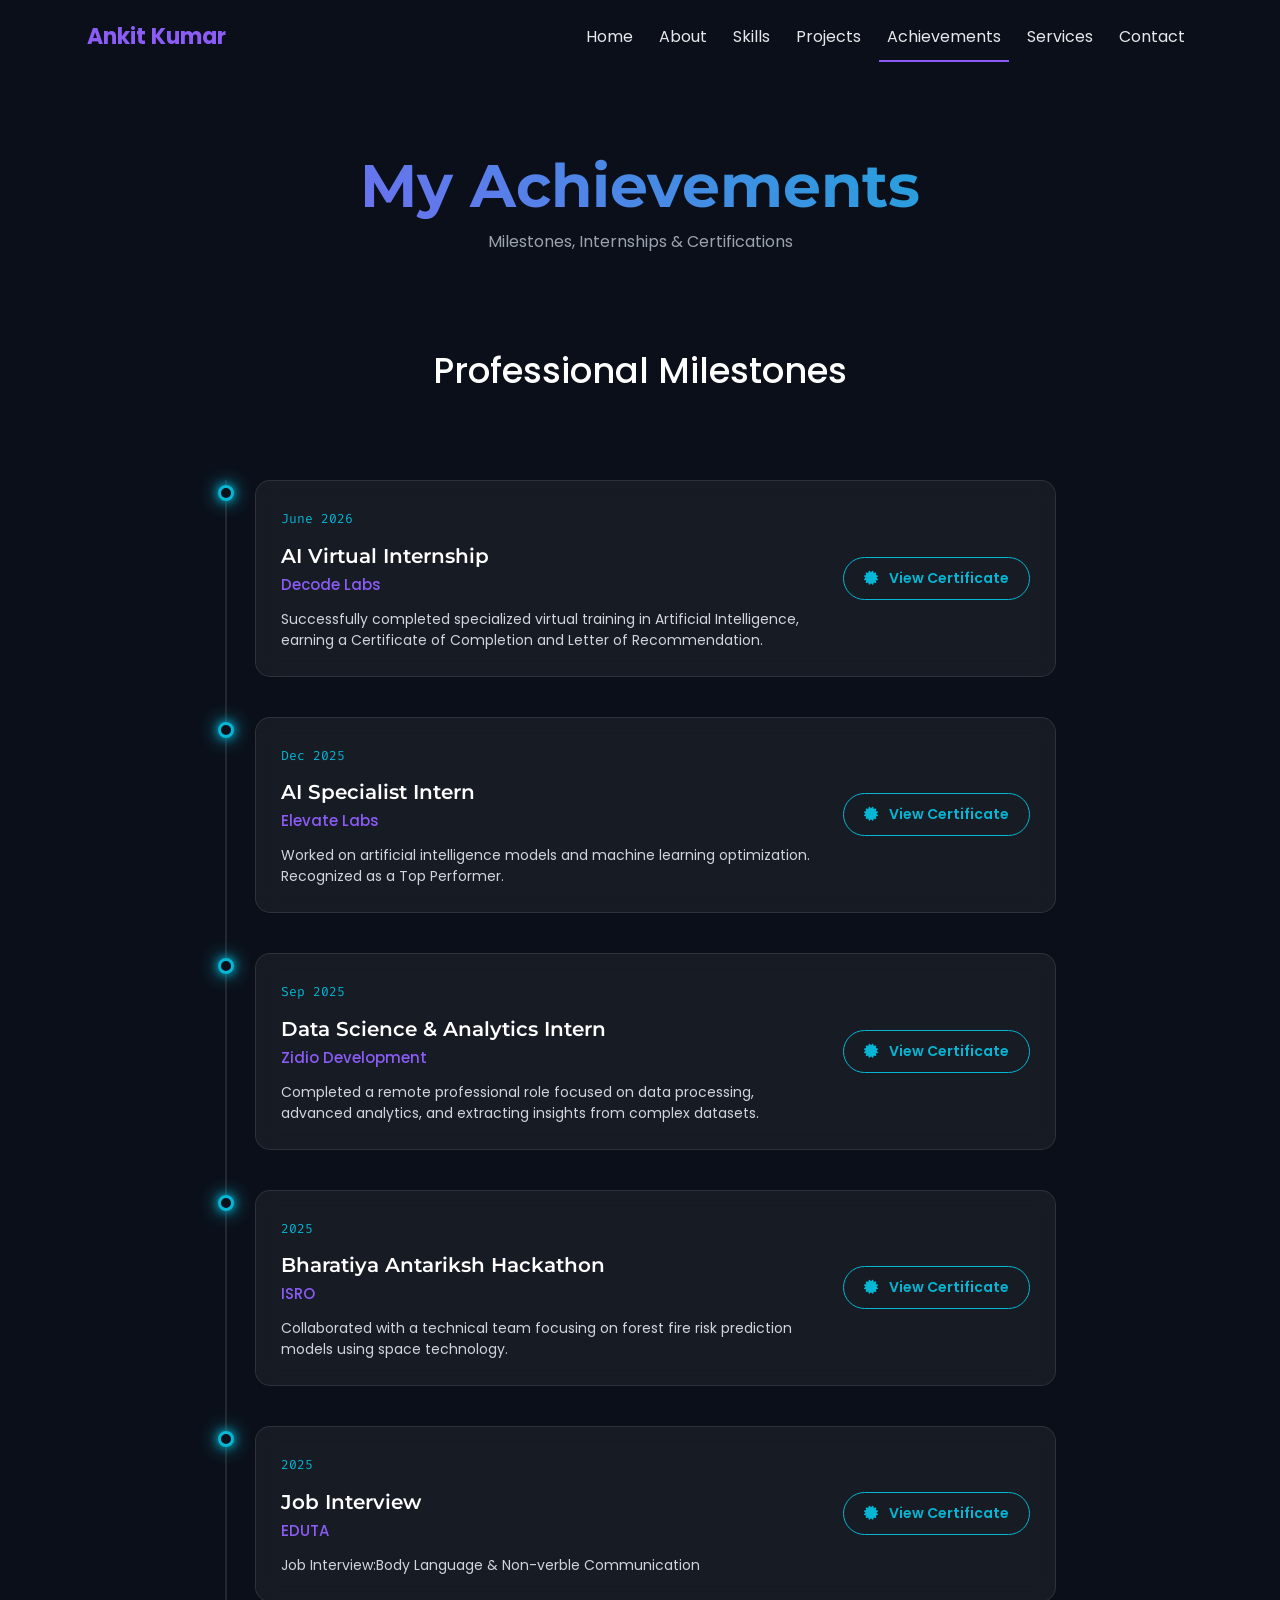
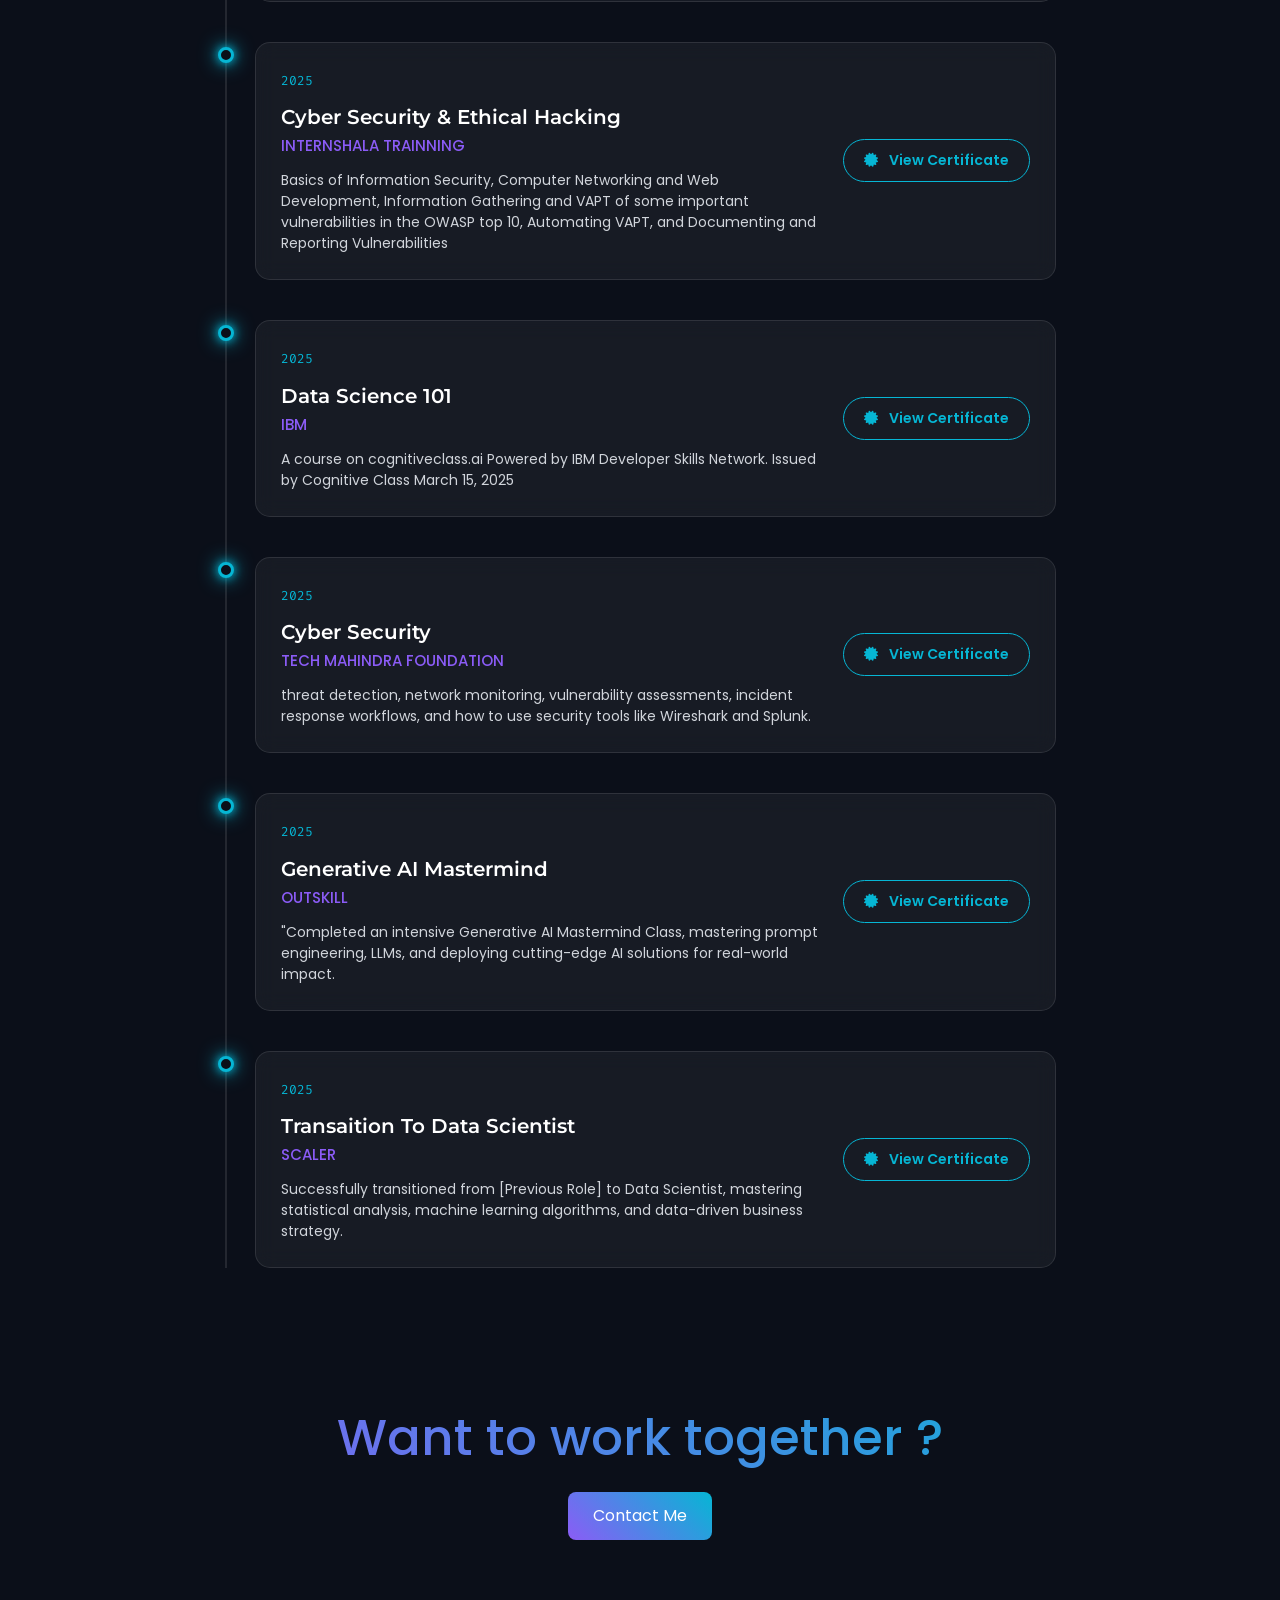
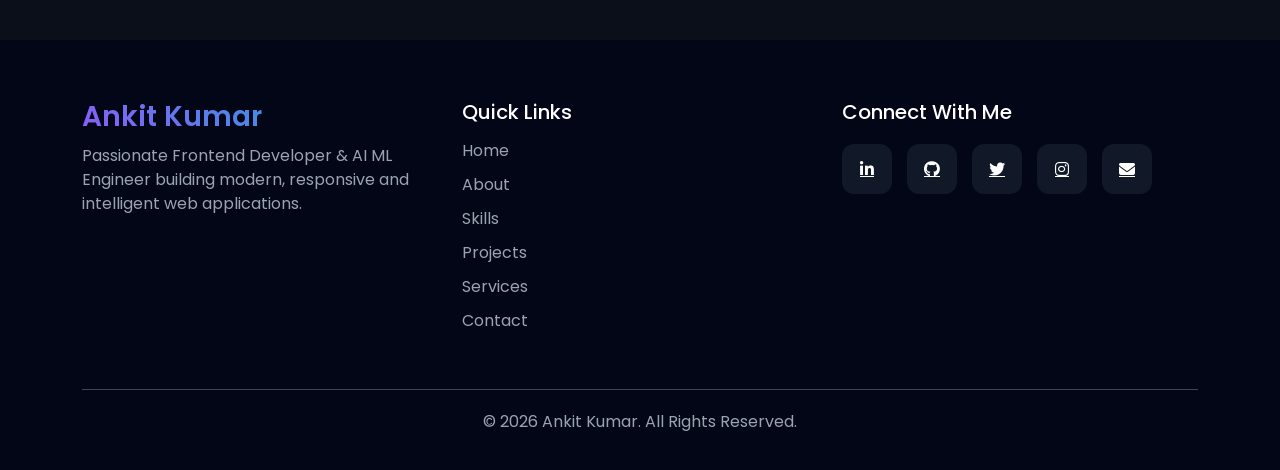
<file: achieve.html>
<!DOCTYPE html>
<html lang="en">

<head>
    <meta charset="UTF-8">
    <meta name="viewport" content="width=device-width, initial-scale=1.0">
    <title>Achievements - Ankit Kumar</title>
    <!-- Bootstrap & Fontawesome -->
    <link href="https://cdn.jsdelivr.net/npm/bootstrap@5.3.0/dist/css/bootstrap.min.css" rel="stylesheet">
    <link rel="stylesheet" href="https://cdnjs.cloudflare.com/ajax/libs/font-awesome/6.5.0/css/all.min.css">
    <!-- CSS -->
    <link rel="stylesheet" href="css/style_achieve.css">
</head>

<body>


    <nav class="navbar navbar-expand-lg navbar-dark fixed-top">
        <div class="container">

            <a class="navbar-brand fw-bold glow-text" href="index.html">Ankit Kumar</a>

            <button class="navbar-toggler" type="button" data-bs-toggle="collapse" data-bs-target="#navbarNav">
                <span class="navbar-toggler-icon"></span>
            </button>

            <div class="collapse navbar-collapse justify-content-end" id="navbarNav">

                <ul class="navbar-nav">

                    <li class="nav-item">
                        <a class="nav-link glow-text " href="index.html">Home</a>
                    </li>

                    <li class="nav-item">
                        <a class="nav-link glow-text" href="about.html">About</a>
                    </li>

                    <li class="nav-item">
                        <a class="nav-link glow-text" href="skills.html">Skills</a>
                    </li>

                    <li class="nav-item">
                        <a class="nav-link glow-text" href="projects.html">Projects</a>
                    </li>

                    <li class="nav-item">
                        <a class="nav-link glow-text active" href="achieve.html">Achievements</a>
                    </li>

                    <li class="nav-item">
                        <a class="nav-link glow-text" href="services.html">Services</a>
                    </li>

                    <li class="nav-item">
                        <a class="nav-link glow-text" href="contact.html">Contact</a>
                    </li>

                </ul>

            </div>

        </div>
    </nav>

    <!-- Hero Section -->
    <section class="achievements-hero">
        <div class="container text-center">
            <h1 class="achievements-title glow-text">My Achievements</h1>
            <p class="achievements-subtitle">Milestones, Internships & Certifications</p>
        </div>
    </section>

    <!-- Timeline Section (Internships & Hackathons) -->
    <section class="achievements-page" id="timeline-section">
        <div class="container">
            <h2 class="text-center mb-5 glow-text" style="font-size: 35px; color: white;">Professional Milestones</h2>
            <div class="row justify-content-center">
                <div class="col-lg-9"> <!-- Column size thoda badha diya taaki right side button ke liye space mile -->
                    <div class="cyber-timeline">

                        <!-- Timeline Item 1 -->
                        <div class="timeline-item">
                            <div class="timeline-dot"></div>
                            <div class="timeline-content d-flex justify-content-between align-items-center flex-wrap">
                                <div class="timeline-text pe-md-4" style="flex: 1; min-width: 250px;">
                                    <span class="timeline-date">June 2026</span>
                                    <h4>AI Virtual Internship</h4>
                                    <h5>Decode Labs</h5>
                                    <p class="mb-0">Successfully completed specialized virtual training in Artificial
                                        Intelligence, earning a Certificate of Completion and Letter of Recommendation.
                                    </p>
                                </div>
                                <div class="timeline-action mt-3 mt-md-0 text-md-end">
                                    <a href="assets/LOP decode lab_merged.pdf" target="_blank"
                                        class="btn-view-cert text-nowrap">
                                        <i class="fas fa-certificate me-2"></i> View Certificate
                                    </a>
                                </div>
                            </div>
                        </div>

                        <!-- Timeline Item 2 -->
                        <div class="timeline-item">
                            <div class="timeline-dot"></div>
                            <div class="timeline-content d-flex justify-content-between align-items-center flex-wrap">
                                <div class="timeline-text pe-md-4" style="flex: 1; min-width: 250px;">
                                    <span class="timeline-date">Dec 2025</span>
                                    <h4>AI Specialist Intern</h4>
                                    <h5>Elevate Labs</h5>
                                    <p class="mb-0">Worked on artificial intelligence models and machine learning
                                        optimization. Recognized as a Top Performer.</p>
                                </div>
                                <div class="timeline-action mt-3 mt-md-0 text-md-end">
                                    <a href="assets/Elevate_ai_ml_2025.pdf" target="_blank"
                                        class="btn-view-cert text-nowrap">
                                        <i class="fas fa-certificate me-2"></i> View Certificate
                                    </a>
                                </div>
                            </div>
                        </div>

                        <!-- Timeline Item 3 -->
                        <div class="timeline-item">
                            <div class="timeline-dot"></div>
                            <div class="timeline-content d-flex justify-content-between align-items-center flex-wrap">
                                <div class="timeline-text pe-md-4" style="flex: 1; min-width: 250px;">
                                    <span class="timeline-date">Sep 2025</span>
                                    <h4>Data Science & Analytics Intern</h4>
                                    <h5>Zidio Development</h5>
                                    <p class="mb-0">Completed a remote professional role focused on data processing,
                                        advanced analytics, and extracting insights from complex datasets.</p>
                                </div>
                                <div class="timeline-action mt-3 mt-md-0 text-md-end">
                                    <a href="assets/Zidio_2025_twoinone.pdf" target="_blank"
                                        class="btn-view-cert text-nowrap">
                                        <i class="fas fa-certificate me-2"></i> View Certificate
                                    </a>
                                </div>
                            </div>
                        </div>

                        <!-- Timeline Item 4 (Hackathon) -->
                        <div class="timeline-item">
                            <div class="timeline-dot"></div>
                            <div class="timeline-content d-flex justify-content-between align-items-center flex-wrap">
                                <div class="timeline-text pe-md-4" style="flex: 1; min-width: 250px;">
                                    <span class="timeline-date">2025</span>
                                    <h4>Bharatiya Antariksh Hackathon</h4>
                                    <h5>ISRO</h5>
                                    <p class="mb-0">Collaborated with a technical team focusing on forest fire risk
                                        prediction models using space technology.</p>
                                </div>
                                <div class="timeline-action mt-3 mt-md-0 text-md-end">
                                    <a href="assets/ISRO.pdf" target="_blank" class="btn-view-cert text-nowrap">
                                        <i class="fas fa-certificate me-2"></i> View Certificate
                                    </a>
                                </div>
                            </div>
                        </div>
                        <!-- Timeline Item 4 (Hackathon) -->
                        <div class="timeline-item">
                            <div class="timeline-dot"></div>
                            <div class="timeline-content d-flex justify-content-between align-items-center flex-wrap">
                                <div class="timeline-text pe-md-4" style="flex: 1; min-width: 250px;">
                                    <span class="timeline-date">2025</span>
                                    <h4>Job Interview</h4>
                                    <h5>EDUTA</h5>
                                    <p class="mb-0">Job Interview:Body Language & Non-verble Communication</p>
                                </div>
                                <div class="timeline-action mt-3 mt-md-0 text-md-end">
                                    <a href="assets/communication certificate.pdf" target="_blank"
                                        class="btn-view-cert text-nowrap">
                                        <i class="fas fa-certificate me-2"></i> View Certificate
                                    </a>
                                </div>
                            </div>
                        </div>
                        <!-- Timeline Item 4 (Hackathon) -->
                        <div class="timeline-item">
                            <div class="timeline-dot"></div>
                            <div class="timeline-content d-flex justify-content-between align-items-center flex-wrap">
                                <div class="timeline-text pe-md-4" style="flex: 1; min-width: 250px;">
                                    <span class="timeline-date">2025</span>
                                    <h4>Cyber Security & Ethical Hacking</h4>
                                    <h5>INTERNSHALA TRAINNING</h5>
                                    <p class="mb-0"> Basics of
                                        Information Security, Computer Networking and Web Development, Information
                                        Gathering and VAPT of some important
                                        vulnerabilities in the OWASP top 10, Automating VAPT, and Documenting and
                                        Reporting Vulnerabilities</p>
                                </div>
                                <div class="timeline-action mt-3 mt-md-0 text-md-end">
                                    <a href="assets/CEH.pdf" target="_blank" class="btn-view-cert text-nowrap">
                                        <i class="fas fa-certificate me-2"></i> View Certificate
                                    </a>
                                </div>
                            </div>
                        </div>
                        <!-- Timeline Item 4 (Hackathon) -->
                        <div class="timeline-item">
                            <div class="timeline-dot"></div>
                            <div class="timeline-content d-flex justify-content-between align-items-center flex-wrap">
                                <div class="timeline-text pe-md-4" style="flex: 1; min-width: 250px;">
                                    <span class="timeline-date">2025</span>
                                    <h4>Data Science 101</h4>
                                    <h5>IBM</h5>
                                    <p class="mb-0">A course on cognitiveclass.ai
                                        Powered by IBM Developer Skills Network.
                                        Issued by
                                        Cognitive Class
                                        March 15, 2025
                                    </p>
                                </div>
                                <div class="timeline-action mt-3 mt-md-0 text-md-end">
                                    <a href="assets/IBM DS0101EN Certificate _ Cognitive Class.pdf" target="_blank"
                                        class="btn-view-cert text-nowrap">
                                        <i class="fas fa-certificate me-2"></i> View Certificate
                                    </a>
                                </div>
                            </div>
                        </div>
                        <!-- Timeline Item 4 (Hackathon) -->
                        <div class="timeline-item">
                            <div class="timeline-dot"></div>
                            <div class="timeline-content d-flex justify-content-between align-items-center flex-wrap">
                                <div class="timeline-text pe-md-4" style="flex: 1; min-width: 250px;">
                                    <span class="timeline-date">2025</span>
                                    <h4>Cyber Security</h4>
                                    <h5>TECH MAHINDRA FOUNDATION</h5>
                                    <p class="mb-0"> threat detection, network monitoring, vulnerability assessments,
                                        incident response workflows, and how to use security tools like Wireshark and
                                        Splunk. </p>
                                </div>
                                <div class="timeline-action mt-3 mt-md-0 text-md-end">
                                    <a href="assets/mahindra CEH.pdf" target="_blank" class="btn-view-cert text-nowrap">
                                        <i class="fas fa-certificate me-2"></i> View Certificate
                                    </a>
                                </div>
                            </div>
                        </div>
                        <!-- Timeline Item 4 (Hackathon) -->
                        <div class="timeline-item">
                            <div class="timeline-dot"></div>
                            <div class="timeline-content d-flex justify-content-between align-items-center flex-wrap">
                                <div class="timeline-text pe-md-4" style="flex: 1; min-width: 250px;">
                                    <span class="timeline-date">2025</span>
                                    <h4>Generative AI Mastermind</h4>
                                    <h5>OUTSKILL</h5>
                                    <p class="mb-0">"Completed an intensive Generative AI Mastermind Class, mastering
                                        prompt engineering, LLMs, and deploying cutting-edge AI solutions for real-world
                                        impact.</p>
                                </div>
                                <div class="timeline-action mt-3 mt-md-0 text-md-end">
                                    <a href="assets/OUT SKILL AI CLASS CERTIFICATE.pdf" target="_blank" class="btn-view-cert text-nowrap">
                                        <i class="fas fa-certificate me-2"></i> View Certificate
                                    </a>
                                </div>
                            </div>
                        </div>
                        <!-- Timeline Item 4 (Hackathon) -->
                        <div class="timeline-item">
                            <div class="timeline-dot"></div>
                            <div class="timeline-content d-flex justify-content-between align-items-center flex-wrap">
                                <div class="timeline-text pe-md-4" style="flex: 1; min-width: 250px;">
                                    <span class="timeline-date">2025</span>
                                    <h4>Transaition To Data Scientist</h4>
                                    <h5>SCALER</h5>
                                    <p class="mb-0">Successfully transitioned from [Previous Role] to Data Scientist,
                                        mastering statistical analysis, machine learning algorithms, and data-driven
                                        business strategy.</p>
                                </div>
                                <div class="timeline-action mt-3 mt-md-0 text-md-end">
                                    <a href="assets/scaler master class certificate.pdf" target="_blank" class="btn-view-cert text-nowrap">
                                        <i class="fas fa-certificate me-2"></i> View Certificate
                                    </a>
                                </div>
                            </div>
                        </div>

                    </div>
                </div>
            </div>
        </div>
    </section>
    <!-- CTA -->

    <section class="skills-cta">

        <div class="container text-center">

            <h2 class="glow-text skills-title" style="font-size: 50px;">Want to work together ?</h2>

            <a href="contact.html" class="btn btn-gradient mt-3">
                Contact Me
            </a>

        </div>

    </section>


    <!-- Footer -->

    <!-- Footer Section -->

    <footer class="footer-section">

        <div class="container">

            <div class="row">

                <!-- Left Section -->

                <div class="col-lg-4 col-md-6 mb-4">

                    <h3 class="footer-logo">Ankit Kumar</h3>

                    <p class="footer-text">
                        Passionate Frontend Developer & AI ML Engineer building modern, responsive and intelligent web
                        applications.
                    </p>

                </div>

                <!-- Quick Links -->

                <div class="col-lg-4 col-md-6 mb-4">

                    <h4 class="footer-title">Quick Links</h4>

                    <ul class="footer-links">

                        <li><a href="index.html">Home</a></li>
                        <li><a href="about.html">About</a></li>
                        <li><a href="skills.html">Skills</a></li>
                        <li><a href="projects.html">Projects</a></li>
                        <li><a href="services.html">Services</a></li>
                        <li><a href="contact.html">Contact</a></li>

                    </ul>

                </div>

                <!-- Social Links -->

                <div class="col-lg-4 col-md-12">

                    <h4 class="footer-title">Connect With Me</h4>

                    <div class="social-icons">

                        <a href="https://www.linkedin.com/in/ankit-kumar-001x/"><i class="fab fa-linkedin-in"></i></a>
                        <a href="https://github.com/AnkitKumarEngr"><i class="fab fa-github"></i></a>
                        <a href="https://x.com/AnkitKu06727864"><i class="fab fa-twitter"></i></a>
                        <a href="https://www.instagram.com/ankit_kumar_engr"><i class="fab fa-instagram"></i></a>
                        <a href="mailto:ankitkumar.ai.ml.cse@gmail.com"><i class="fas fa-envelope"></i></a>


                    </div>
                </div>

            </div>

            <hr>

            <div class="footer-bottom text-center">

                <p>© 2026 Ankit Kumar. All Rights Reserved.</p>

            </div>

        </div>

    </footer>



    <script src="https://cdn.jsdelivr.net/npm/bootstrap@5.3.0/dist/js/bootstrap.bundle.min.js"></script>

    <script src="js/script_achieve.js"></script>

</body>

</html>
</file>
<file: css/style_achieve.css>
/* Import fonts like in your index */
@import url('https://fonts.googleapis.com/css2?family=Poppins:wght@300;400;600;700&family=Montserrat:wght@300;400;600;700&family=Fira+Code:wght@400;500;600&display=swap');

body {
    background: #0B0F19;
    color: white;
    font-family: 'Poppins', sans-serif;
}

/* Global Reusable Styles from your skills page */
.btn-gradient {
    background: linear-gradient(45deg, #8B5CF6, #06B6D4);
    border: none;
    color: white;
    padding: 12px 25px;
    transition: 0.4s;
    border-radius: 8px;
}

.btn-gradient:hover {
    transform: translateY(-3px);
    box-shadow: 0 0 20px #8B5CF6, 0 0 40px #06B6D4;
    color: white;
}

.glow-text {
    color: #8B5CF6;
    animation: glowBreath 3s ease-in-out infinite;
}

@keyframes glowBreath {
    0% {
        text-shadow: 0 0 5px #8B5CF6;
    }

    50% {
        text-shadow: 0 0 20px #8B5CF6, 0 0 40px #06B6D4;
    }

    100% {
        text-shadow: 0 0 5px #8B5CF6;
    }
}

/* Navbar Fixes */

@media (max-width:991px){

.navbar-collapse{

background:#0B0F19;

padding:20px;

border-radius:10px;

margin-top:10px;

box-shadow:0 0 15px rgba(139,92,246,0.3);

}

.navbar-nav .nav-link{

padding:10px 0;

}

}
.navbar{

background:#0B0F19;
padding:15px 0;

}

.navbar-brand{

color:#8B5CF6 !important;
font-size:22px;

}

.nav-link{

color:#E5E7EB !important;
margin-left:5px;
transition:0.3s;

}

.nav-link:hover{

color:#8B5CF6 !important;

}
nav a {
    text-decoration: none;
    color: white;
    margin: 0 5px;
    position: relative;
}

/* Active page underline */
nav a.active::after {
    content: "";
    position: absolute;
    left: 0;
    bottom: -5px;
    width: 100%;
    height: 2px;
    background: #8B5CF6;
}


/* Hero Section */
.achievements-hero {
    padding: 150px 0 80px;
    background: #0B0F19;
    overflow: hidden;
}

.achievements-title {
    font-size: 60px;
    font-weight: 700;
    font-family: 'Montserrat', sans-serif;
    background: linear-gradient(45deg, #8B5CF6, #06B6D4);
    background-clip: text;
    -webkit-background-clip: text;
    color: transparent;
}

.achievements-subtitle {
    color: #9CA3AF;
}

/* Page Animations */
.achievements-page,
.achievements-cta {
    opacity: 0;
    transform: translateY(50px);
    transition: 1s ease-in-out;
}

.achievements-page.show,
.achievements-cta.show {
    opacity: 1;
    transform: translateY(0);
}

/* Cyber Timeline Styling */
.cyber-timeline {
    position: relative;
    padding-left: 30px;
    margin-top: 40px;
}

.cyber-timeline::before {
    content: '';
    position: absolute;
    left: 0;
    top: 0;
    height: 100%;
    width: 2px;
    background: rgba(255, 255, 255, 0.1);
}

.timeline-item {
    position: relative;
    margin-bottom: 40px;
}

.timeline-dot {
    position: absolute;
    left: -37px;
    top: 5px;
    width: 16px;
    height: 16px;
    border-radius: 50%;
    background: #0B0F19;
    border: 3px solid #06B6D4;
    box-shadow: 0 0 10px #06B6D4, 0 0 20px #06B6D4;
    transition: 0.4s;
    z-index: 1;
}

.timeline-item:hover .timeline-dot {
    background: #8B5CF6;
    border-color: #8B5CF6;
    box-shadow: 0 0 15px #8B5CF6, 0 0 30px #8B5CF6;
}

.timeline-content {
    background: rgba(255, 255, 255, 0.05);
    backdrop-filter: blur(10px);
    padding: 25px;
    border-radius: 15px;
    border: 1px solid rgba(255, 255, 255, 0.1);
    transition: 0.4s;
}

.timeline-content:hover {
    transform: translateX(10px);
    border-color: rgba(139, 92, 246, 0.5);
    box-shadow: inset 5px 0 0 #8B5CF6;
}

.timeline-date {
    color: #06B6D4;
    font-family: 'Fira Code', monospace;
    font-size: 13px;
    margin-bottom: 10px;
    display: inline-block;
}

.timeline-content h4 {
    color: white;
    font-family: 'Montserrat', sans-serif;
    font-weight: 600;
    font-size: 20px;
}

.timeline-content h5 {
    color: #8B5CF6;
    font-size: 15px;
    margin-bottom: 15px;
}

.timeline-content p {
    color: #D1D5DB;
    font-size: 14px;
    margin: 0;
}

/* Custom Button for Viewing Certificates (Right Side Aligned) */
.btn-view-cert {
    border: 1px solid #06B6D4;
    color: #06B6D4;
    background: transparent;
    padding: 10px 20px;
    border-radius: 30px;
    font-size: 14px;
    font-weight: 600;
    transition: 0.3s;
    text-decoration: none;
    display: inline-block;
}

.btn-view-cert:hover {
    background: rgba(6, 182, 212, 0.1);
    color: white;
    box-shadow: 0 0 15px rgba(6, 182, 212, 0.6);
    border-color: #8B5CF6;
}

/* Timeline text margin fix */
.timeline-text h4 {
    margin-top: 5px;
}

.timeline-text p {
    margin-bottom: 0;
}
/* CTA & Footer */
.achievements-cta {
    padding: 100px 0;
    background: #0B0F19;
    text-align: center;
}


/* Contact Section */
/* Contact Section */

.contact-section{

padding:100px 0;
background:#0B0F19;

}

.contact-subtitle{

color:#9CA3AF;

}

/* Gradient Text */

.gradient-text{

background:linear-gradient(45deg,#8B5CF6,#06B6D4);
background-clip: text;
-webkit-background-clip:text;
color:transparent;

}


/* .........................................................................CONTACT SECTION ENDS HERE */

/* CTA */

.skills-cta {

    padding: 100px 0;
    background: #0B0F19;
    text-align: center;
    opacity: 0;
    transform: translateY(50px);
    transition: 1s;

}

.skills-cta.show {

    opacity: 1;
    transform: translateY(0);

}

.skills-cta h2 {

    background: linear-gradient(45deg, #8B5CF6, #06B6D4);
    background-clip: text;
    -webkit-background-clip: text;
    color: transparent;

}


/* Responsive */

@media(max-width:768px) {

    .skills-title {

        font-size: 35px;

    }

}


.footer-section {

    background: #020617;
    color: white;
    padding: 60px 0 20px 0;


}

.footer-logo {

    font-size: 28px;
    font-weight: 600;
    background: linear-gradient(45deg, #8B5CF6, #06B6D4);
    background-clip: text;
    -webkit-background-clip: text;
    -webkit-text-fill-color: transparent;

}

.footer-text {

    color: #9CA3AF;
    margin-top: 10px;

}

.footer-title {

    font-size: 20px;
    margin-bottom: 15px;

}

.footer-links {

    list-style: none;
    padding: 0;

}

.footer-links li {

    margin-bottom: 10px;

}

.footer-links a {

    text-decoration: none;
    color: #9CA3AF;
    transition: 0.3s;

}

.footer-links a:hover {

    color: #8B5CF6;
    padding-left: 5px;

}

@media(max-width:768px) {

    .social-icons {

        justify-content: center;

    }

}

.social-icons {

    display: flex;
    gap: 15px;
    margin: 20px 0;
    justify-content: left;

}

.social-icons a {

    width: 50px;
    height: 50px;
    display: flex;
    align-items: center;
    justify-content: center;
    background: #111827;
    border-radius: 12px;
    color: white;
    transition: 0.4s;

}

/* LinkedIn */
.social-icons a:nth-child(1):hover {
    color: #0A66C2;
    transform: translateY(-5px);
    box-shadow: 0 0 15px #8B5CF6,
        0 0 30px #06B6D4;
}

/* GitHub */
.social-icons a:nth-child(2):hover {
    color: #ffffff;
    transform: translateY(-5px);
    box-shadow: 0 0 15px #8B5CF6,
        0 0 30px #06B6D4;
}

/* Twitter/X */
.social-icons a:nth-child(3):hover {
    color: #1DA1F2;
    transform: translateY(-5px);
    box-shadow: 0 0 15px #8B5CF6,
        0 0 30px #06B6D4;
}

/* Instagram */
.social-icons a:nth-child(4):hover {
    color: #E1306C;
    transform: translateY(-5px);
    box-shadow: 0 0 15px #8B5CF6,
        0 0 30px #06B6D4;
}

/* Email */
.social-icons a:nth-child(5):hover {
    color: #EA4335;
    transform: translateY(-5px);
    box-shadow: 0 0 15px #8B5CF6,
        0 0 30px #06B6D4;
}

@media(max-width:768px) {

    .social-icons {

        justify-content: center;

    }
}

.footer-bottom {

    margin-top: 20px;
    color: #9CA3AF;

}


/* =========================================
   MOBILE & TABLET RESPONSIVE FIXES
========================================= */

/* Tablets and small laptops (Under 991px) */
@media (max-width: 991px) {
    .achievements-title {
        font-size: 45px;
    }
}

/* Mobile Phones (Under 768px) */
@media (max-width: 768px) {
    
    /* 1. Hero Title Mobile Fix */
    .achievements-title {
        font-size: 32px; 
    }
    .achievements-hero {
        padding: 120px 0 50px; 
    }

    /* 2. Timeline Space Adjustments for Mobile */
    .cyber-timeline {
        padding-left: 20px; 
    }
    .timeline-dot {
        left: -27px; 
        width: 14px;
        height: 14px;
        top: 8px;
    }
    .timeline-content {
        padding: 15px; 
    }
    .timeline-content h4 {
        font-size: 18px; 
    }
    .timeline-content h5 {
        font-size: 14px;
    }
    
    /* 3. Certificate Button Full Width for Easy Thumb Click */
    .timeline-action {
        width: 100%;
        text-align: center !important;
    }
    .btn-view-cert {
        width: 100%; 
        margin-top: 15px;
        padding: 12px 20px;
    }

    /* 4. Footer & Social Icons Cleanup */
    .social-icons {
        justify-content: center;
        margin-top: 30px;
    }
}

/* Extra Small Phones (Under 400px) */
@media (max-width: 400px) {
    .achievements-title {
        font-size: 28px;
    }
    .timeline-date {
        font-size: 11px;
    }
}
</file>
